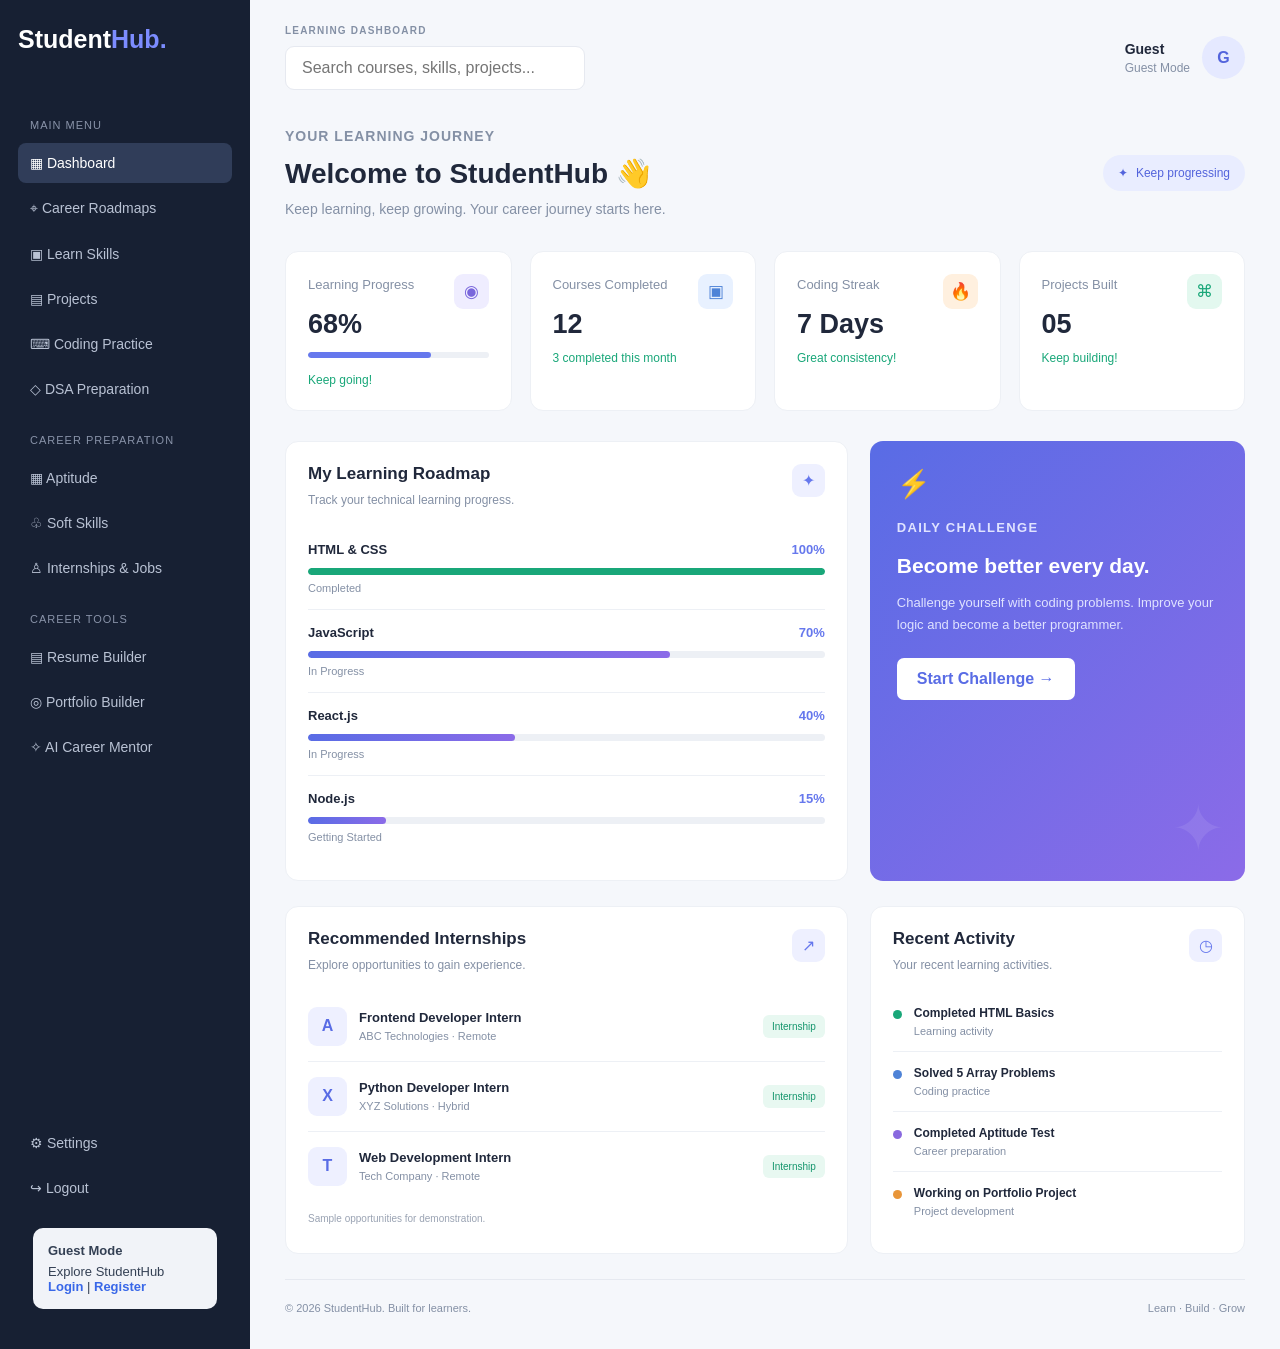
<file: index.html>
<!DOCTYPE html>
<html lang="en">
<head>
    <meta charset="UTF-8">
    <meta name="viewport" content="width=device-width, initial-scale=1.0">

    <title>StudentHub | Learning Dashboard</title>

    <meta name="description" content="StudentHub - Your personal learning and career development platform.">

    <link rel="stylesheet" href="style.css">
</head>

<body>

<div class="dashboard">

    <!-- SIDEBAR -->
    <aside class="sidebar">

        <div class="logo">
            Student<span>Hub.</span>
        </div>

        <nav class="sidebar-nav">

            <p class="menu-title">MAIN MENU</p>

            <a href="#" class="nav-link active">▦ Dashboard</a>
            <a href="#" class="nav-link">⌖ Career Roadmaps</a>
            <a href="#" class="nav-link">▣ Learn Skills</a>
            <a href="#" class="nav-link">▤ Projects</a>
            <a href="#" class="nav-link">⌨ Coding Practice</a>
            <a href="#" class="nav-link">◇ DSA Preparation</a>

            <p class="menu-title">CAREER PREPARATION</p>

            <a href="#" class="nav-link">▦ Aptitude</a>
            <a href="#" class="nav-link">♧ Soft Skills</a>
            <a href="#" class="nav-link">♙ Internships & Jobs</a>

            <p class="menu-title">CAREER TOOLS</p>

            <a href="#" class="nav-link">▤ Resume Builder</a>
            <a href="#" class="nav-link">◎ Portfolio Builder</a>
            <a href="#career-mentor" class="nav-link">✧ AI Career Mentor</a>

        </nav>

        <div class="sidebar-bottom">

            <a href="#" class="nav-link">⚙ Settings</a>
            <a href="#" class="nav-link">↪ Logout</a>

        </div>

    </aside>


    <!-- MAIN CONTENT -->
    <main class="main">

        <!-- TOPBAR -->
        <header class="topbar">

            <div class="topbar-left">

                <p class="topbar-label">LEARNING DASHBOARD</p>

                <input
                    class="search"
                    type="search"
                    placeholder="Search courses, skills, projects..."
                    aria-label="Search dashboard"
                >

            </div>

            <div class="profile">

                <div class="profile-info">
                    <strong id="topbar-user-name">Guest</strong>
                    <p id="topbar-account-type">Guest Mode</p>
                </div>

                <div class="avatar" id="topbar-avatar">G</div>

            </div>

        </header>


        <!-- WELCOME -->
        <section class="welcome">

            <div>
                <p class="welcome-label">YOUR LEARNING JOURNEY</p>

                <h1 id="welcome-heading">Welcome to StudentHub 👋</h1>

                <p>
                    Keep learning, keep growing.
                    Your career journey starts here.
                </p>
            </div>

            <div class="welcome-badge">
                <span>✦</span>
                Keep progressing
            </div>

        </section>


        <!-- STATISTICS -->
        <section class="stats">

            <div class="card stat-card">

                <div class="stat-top">
                    <p class="card-label">Learning Progress</p>
                    <span class="stat-icon purple">◉</span>
                </div>

                <h2>68%</h2>

                <div class="mini-progress">
                    <div style="width:68%"></div>
                </div>

                <small>Keep going!</small>

            </div>


            <div class="card stat-card">

                <div class="stat-top">
                    <p class="card-label">Courses Completed</p>
                    <span class="stat-icon blue">▣</span>
                </div>

                <h2>12</h2>

                <small>3 completed this month</small>

            </div>


            <div class="card stat-card">

                <div class="stat-top">
                    <p class="card-label">Coding Streak</p>
                    <span class="stat-icon orange">🔥</span>
                </div>

                <h2>7 Days</h2>

                <small>Great consistency!</small>

            </div>


            <div class="card stat-card">

                <div class="stat-top">
                    <p class="card-label">Projects Built</p>
                    <span class="stat-icon green">⌘</span>
                </div>

                <h2>05</h2>

                <small>Keep building!</small>

            </div>

        </section>


        <!-- MAIN CONTENT GRID -->
        <section class="content-grid">

            <!-- LEARNING ROADMAP -->
            <div class="card roadmap-card">

                <div class="section-heading">

                    <div>
                        <h3 class="section-title">
                            My Learning Roadmap
                        </h3>

                        <p class="section-description">
                            Track your technical learning progress.
                        </p>
                    </div>

                    <span class="section-icon">✦</span>

                </div>


                <div class="roadmap-item">

                    <div class="roadmap-top">
                        <strong>HTML & CSS</strong>
                        <span>100%</span>
                    </div>

                    <div class="progress">
                        <div class="progress-bar completed" style="width:100%"></div>
                    </div>

                    <small class="roadmap-status">Completed</small>

                </div>


                <div class="roadmap-item">

                    <div class="roadmap-top">
                        <strong>JavaScript</strong>
                        <span>70%</span>
                    </div>

                    <div class="progress">
                        <div class="progress-bar" style="width:70%"></div>
                    </div>

                    <small class="roadmap-status">In Progress</small>

                </div>


                <div class="roadmap-item">

                    <div class="roadmap-top">
                        <strong>React.js</strong>
                        <span>40%</span>
                    </div>

                    <div class="progress">
                        <div class="progress-bar" style="width:40%"></div>
                    </div>

                    <small class="roadmap-status">In Progress</small>

                </div>


                <div class="roadmap-item">

                    <div class="roadmap-top">
                        <strong>Node.js</strong>
                        <span>15%</span>
                    </div>

                    <div class="progress">
                        <div class="progress-bar" style="width:15%"></div>
                    </div>

                    <small class="roadmap-status">Getting Started</small>

                </div>

            </div>


            <!-- DAILY CHALLENGE -->
            <div class="challenge">

                <div class="challenge-icon">⚡</div>

                <p class="challenge-label">DAILY CHALLENGE</p>

                <h3>Become better every day.</h3>

                <p>
                    Challenge yourself with coding problems.
                    Improve your logic and become a better programmer.
                </p>

                <button type="button">
                    Start Challenge →
                </button>

                <div class="challenge-decoration">✦</div>

            </div>

        </section>


        <!-- SECOND CONTENT GRID -->
        <section class="content-grid secondary-grid">

            <!-- INTERNSHIPS -->
            <div class="card">

                <div class="section-heading">

                    <div>
                        <h3 class="section-title">
                            Recommended Internships
                        </h3>

                        <p class="section-description">
                            Explore opportunities to gain experience.
                        </p>
                    </div>

                    <span class="section-icon">↗</span>

                </div>


                <div class="opportunity">

                    <div class="company-icon">A</div>

                    <div class="opportunity-info">
                        <h4>Frontend Developer Intern</h4>
                        <p>ABC Technologies · Remote</p>
                    </div>

                    <span class="tag">Internship</span>

                </div>


                <div class="opportunity">

                    <div class="company-icon">X</div>

                    <div class="opportunity-info">
                        <h4>Python Developer Intern</h4>
                        <p>XYZ Solutions · Hybrid</p>
                    </div>

                    <span class="tag">Internship</span>

                </div>


                <div class="opportunity">

                    <div class="company-icon">T</div>

                    <div class="opportunity-info">
                        <h4>Web Development Intern</h4>
                        <p>Tech Company · Remote</p>
                    </div>

                    <span class="tag">Internship</span>

                </div>

                <p class="demo-note">
                    Sample opportunities for demonstration.
                </p>

            </div>


            <!-- RECENT ACTIVITY -->
            <div class="card">

                <div class="section-heading">

                    <div>
                        <h3 class="section-title">
                            Recent Activity
                        </h3>

                        <p class="section-description">
                            Your recent learning activities.
                        </p>
                    </div>

                    <span class="section-icon">◷</span>

                </div>


                <div class="activity">
                    <span class="activity-dot green-dot"></span>
                    <div>
                        <strong>Completed HTML Basics</strong>
                        <p>Learning activity</p>
                    </div>
                </div>


                <div class="activity">
                    <span class="activity-dot blue-dot"></span>
                    <div>
                        <strong>Solved 5 Array Problems</strong>
                        <p>Coding practice</p>
                    </div>
                </div>


                <div class="activity">
                    <span class="activity-dot purple-dot"></span>
                    <div>
                        <strong>Completed Aptitude Test</strong>
                        <p>Career preparation</p>
                    </div>
                </div>


                <div class="activity">
                    <span class="activity-dot orange-dot"></span>
                    <div>
                        <strong>Working on Portfolio Project</strong>
                        <p>Project development</p>
                    </div>
                </div>

            </div>

        </section>


        <!-- FOOTER -->
        <footer class="footer">

            <p>© 2026 StudentHub. Built for learners.</p>

            <p>Learn · Build · Grow</p>

        </footer>

    </main>

</div>


<script src="javascript.js"></script>

</body>
</html>
</file>
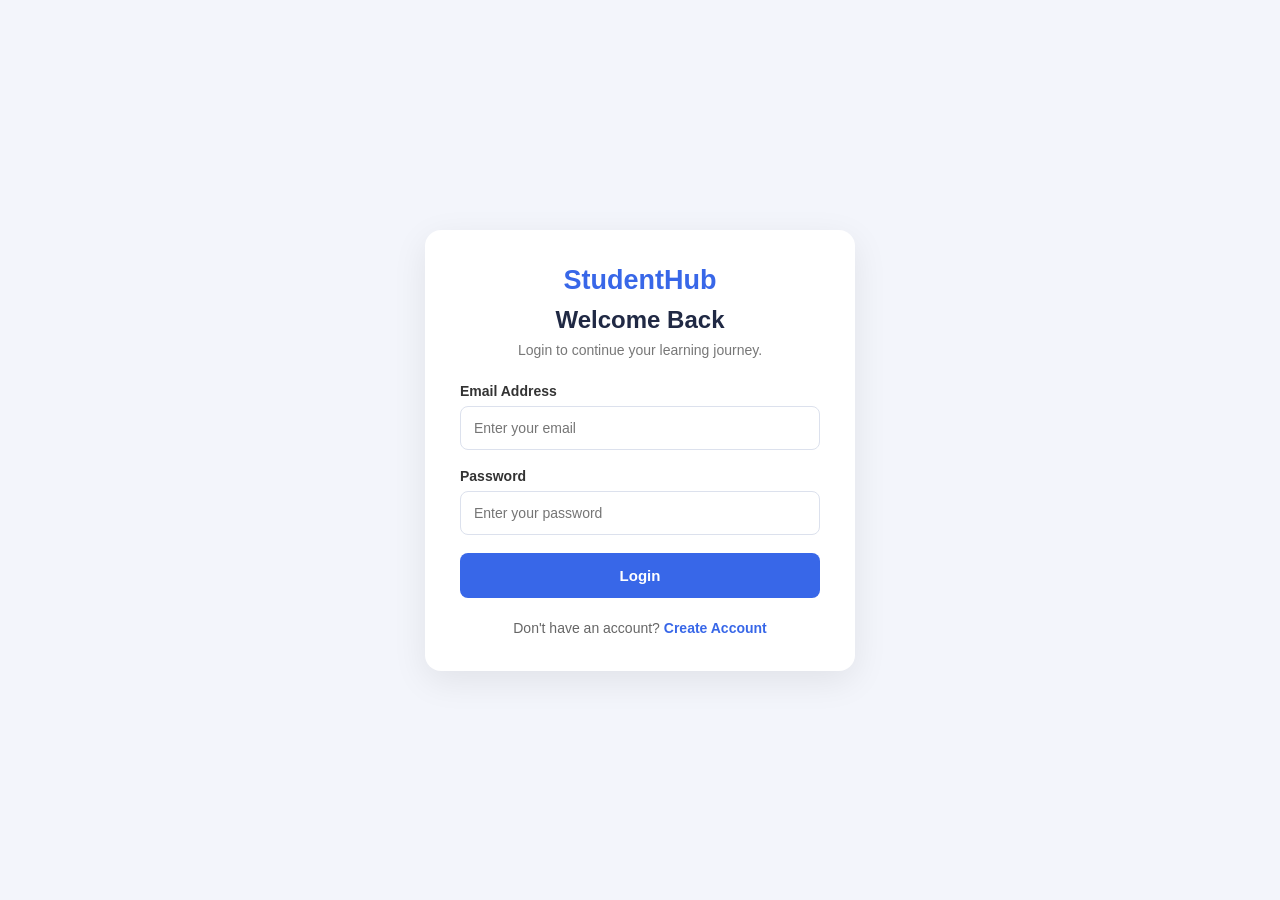
<file: login.html>
<!DOCTYPE html>
<html lang="en">
<head>
    <meta charset="UTF-8">
    <meta name="viewport" content="width=device-width, initial-scale=1.0">
    <title>Login | StudentHub</title>

    <style>
        * {
            margin: 0;
            padding: 0;
            box-sizing: border-box;
            font-family: Arial, sans-serif;
        }

        body {
            min-height: 100vh;
            display: flex;
            justify-content: center;
            align-items: center;
            background: #f3f5fb;
            padding: 20px;
        }

        .login-container {
            width: 100%;
            max-width: 430px;
            background: white;
            padding: 35px;
            border-radius: 16px;
            box-shadow: 0 10px 35px rgba(0, 0, 0, 0.08);
        }

        .logo {
            color: #3867e8;
            font-size: 27px;
            font-weight: bold;
            text-align: center;
            margin-bottom: 10px;
        }

        h2 {
            text-align: center;
            color: #202944;
            margin-bottom: 8px;
        }

        .subtitle {
            text-align: center;
            color: #777;
            font-size: 14px;
            margin-bottom: 25px;
        }

        label {
            display: block;
            color: #333;
            font-size: 14px;
            font-weight: bold;
            margin-bottom: 7px;
        }

        input {
            width: 100%;
            padding: 13px;
            border: 1px solid #dce1ed;
            border-radius: 8px;
            margin-bottom: 18px;
            outline: none;
            font-size: 14px;
        }

        input:focus {
            border-color: #3867e8;
        }

        button {
            width: 100%;
            padding: 14px;
            background: #3867e8;
            color: white;
            border: none;
            border-radius: 8px;
            font-size: 15px;
            font-weight: bold;
            cursor: pointer;
        }

        button:hover {
            background: #2854d2;
        }

        button:disabled {
            opacity: 0.6;
            cursor: not-allowed;
        }

        #message {
            margin-top: 15px;
            text-align: center;
            font-size: 14px;
        }

        .register-link {
            text-align: center;
            margin-top: 22px;
            color: #666;
            font-size: 14px;
        }

        .register-link a {
            color: #3867e8;
            text-decoration: none;
            font-weight: bold;
        }
    </style>
</head>

<body>

    <div class="login-container">

        <div class="logo">StudentHub</div>

        <h2>Welcome Back</h2>

        <p class="subtitle">
            Login to continue your learning journey.
        </p>

        <form id="login-form">

            <label for="email">Email Address</label>
            <input
                type="email"
                id="email"
                placeholder="Enter your email"
                autocomplete="email"
                required
            >

            <label for="password">Password</label>
            <input
                type="password"
                id="password"
                placeholder="Enter your password"
                autocomplete="current-password"
                required
            >

            <button type="submit" id="login-button">
                Login
            </button>

            <p id="message" role="status" aria-live="polite"></p>

        </form>

        <p class="register-link">
            Don't have an account?
            <a href="register.html">Create Account</a>
        </p>

    </div>

    <script>
        const API_BASE = "https://studenthub-api-ucq9.onrender.com";

        const form = document.getElementById("login-form");
        const message = document.getElementById("message");
        const button = document.getElementById("login-button");

        form.addEventListener("submit", async function(event) {
            event.preventDefault();

            const email = document.getElementById("email").value.trim();
            const password = document.getElementById("password").value;

            button.disabled = true;
            button.textContent = "Logging in...";
            message.textContent = "";

            try {
                const response = await fetch(
                    `${API_BASE}/api/login`,
                    {
                        method: "POST",
                        credentials: "include",
                        headers: {
                            "Content-Type": "application/json"
                        },
                        body: JSON.stringify({
                            email: email,
                            password: password
                        })
                    }
                );

                const data = await response.json();

                if (!response.ok) {
                    throw new Error(data.error || "Login failed.");
                }

                message.style.color = "green";
                message.textContent =
                    "Login successful! Opening StudentHub...";

                setTimeout(function() {
                    window.location.href = "index.html";
                }, 1000);

            } catch (error) {
                console.error("Login error:", error);

                message.style.color = "red";
                message.textContent =
                    error.message === "Failed to fetch"
                    ? "Cannot connect to StudentHub server. Please try again."
                    : error.message;

            } finally {
                button.disabled = false;
                button.textContent = "Login";
            }
        });
    </script>

</body>
</html>
</file>
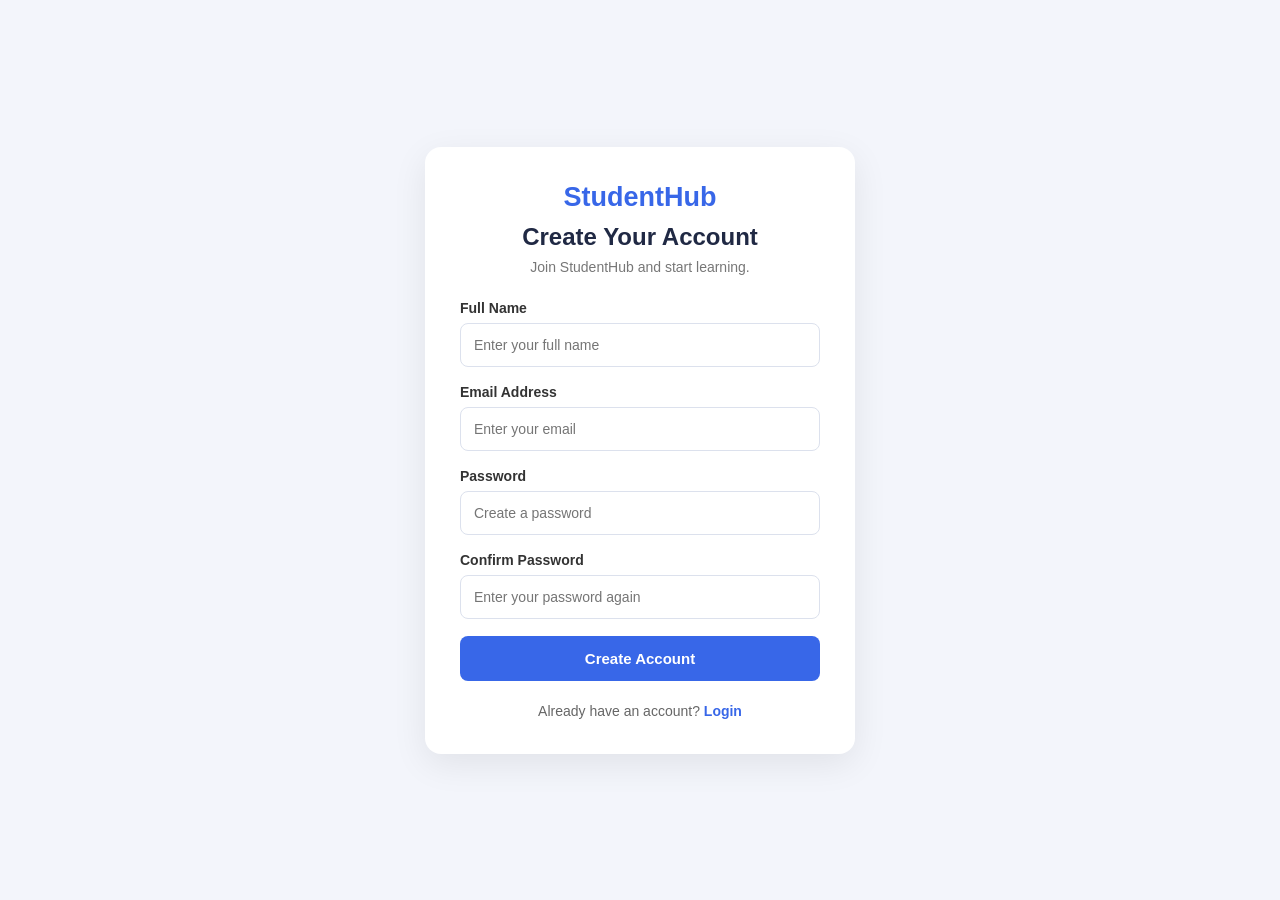
<file: register.html>
<!DOCTYPE html>
<html lang="en">
<head>
    <meta charset="UTF-8">
    <meta name="viewport" content="width=device-width, initial-scale=1.0">
    <title>Create Account | StudentHub</title>

    <style>
        * {
            margin: 0;
            padding: 0;
            box-sizing: border-box;
            font-family: Arial, sans-serif;
        }

        body {
            min-height: 100vh;
            display: flex;
            justify-content: center;
            align-items: center;
            background: #f3f5fb;
            padding: 20px;
        }

        .register-container {
            width: 100%;
            max-width: 430px;
            background: white;
            padding: 35px;
            border-radius: 16px;
            box-shadow: 0 10px 35px rgba(0, 0, 0, 0.08);
        }

        .logo {
            color: #3867e8;
            font-size: 27px;
            font-weight: bold;
            text-align: center;
            margin-bottom: 10px;
        }

        h2 {
            text-align: center;
            color: #202944;
            margin-bottom: 8px;
        }

        .subtitle {
            text-align: center;
            color: #777;
            font-size: 14px;
            margin-bottom: 25px;
        }

        label {
            display: block;
            color: #333;
            font-size: 14px;
            font-weight: bold;
            margin-bottom: 7px;
        }

        input {
            width: 100%;
            padding: 13px;
            border: 1px solid #dce1ed;
            border-radius: 8px;
            margin-bottom: 17px;
            outline: none;
            font-size: 14px;
        }

        input:focus {
            border-color: #3867e8;
        }

        button {
            width: 100%;
            padding: 14px;
            background: #3867e8;
            color: white;
            border: none;
            border-radius: 8px;
            font-size: 15px;
            font-weight: bold;
            cursor: pointer;
        }

        button:hover {
            background: #2854d2;
        }

        button:disabled {
            opacity: 0.6;
            cursor: not-allowed;
        }

        #message {
            margin-top: 15px;
            text-align: center;
            font-size: 14px;
            line-height: 1.6;
        }

        #message a {
            color: #3867e8;
            font-weight: bold;
        }

        .login-link {
            text-align: center;
            margin-top: 22px;
            color: #666;
            font-size: 14px;
        }

        .login-link a {
            color: #3867e8;
            text-decoration: none;
            font-weight: bold;
        }
    </style>
</head>

<body>

    <div class="register-container">

        <div class="logo">StudentHub</div>

        <h2>Create Your Account</h2>

        <p class="subtitle">
            Join StudentHub and start learning.
        </p>

        <form id="register-form">

            <label for="full-name">Full Name</label>
            <input
                type="text"
                id="full-name"
                placeholder="Enter your full name"
                maxlength="80"
                autocomplete="name"
                required
            >

            <label for="email">Email Address</label>
            <input
                type="email"
                id="email"
                placeholder="Enter your email"
                autocomplete="email"
                required
            >

            <label for="password">Password</label>
            <input
                type="password"
                id="password"
                placeholder="Create a password"
                minlength="8"
                maxlength="128"
                autocomplete="new-password"
                required
            >

            <label for="confirm-password">Confirm Password</label>
            <input
                type="password"
                id="confirm-password"
                placeholder="Enter your password again"
                minlength="8"
                maxlength="128"
                autocomplete="new-password"
                required
            >

            <button type="submit" id="register-button">
                Create Account
            </button>

            <p id="message" role="status" aria-live="polite"></p>

        </form>

        <p class="login-link">
            Already have an account?
            <a href="login.html">Login</a>
        </p>

    </div>

    <script>
        const API_BASE = "https://studenthub-api-ucq9.onrender.com";

        const form = document.getElementById("register-form");
        const message = document.getElementById("message");
        const button = document.getElementById("register-button");

        form.addEventListener("submit", async function(event) {

            event.preventDefault();

            const fullName = document.getElementById("full-name").value.trim();
            const email = document.getElementById("email").value.trim();
            const password = document.getElementById("password").value;
            const confirmPassword = document.getElementById("confirm-password").value;

            message.textContent = "";

            if (password !== confirmPassword) {
                message.style.color = "red";
                message.textContent = "Passwords do not match.";
                return;
            }

            button.disabled = true;
            button.textContent = "Creating account...";

            try {

                const response = await fetch(
                    `${API_BASE}/api/register`,
                    {
                        method: "POST",
                        credentials: "include",
                        headers: {
                            "Content-Type": "application/json"
                        },
                        body: JSON.stringify({
                            full_name: fullName,
                            email: email,
                            password: password
                        })
                    }
                );

                const data = await response.json();

                if (response.status === 409) {
                    message.style.color = "red";
                    message.innerHTML =
                        'This email is already registered. <a href="login.html">Login here</a>.';
                    return;
                }

                if (!response.ok) {
                    throw new Error(data.error || "Registration failed.");
                }

                message.style.color = "green";
                message.textContent =
                    "Account created successfully! Redirecting to login...";

                form.reset();

                setTimeout(function() {
                    window.location.href = "login.html";
                }, 1500);

            } catch (error) {

                console.error("Registration error:", error);

                message.style.color = "red";

                message.textContent =
                    error.message === "Failed to fetch"
                    ? "Cannot connect to StudentHub server. Please try again."
                    : error.message;

            } finally {

                button.disabled = false;
                button.textContent = "Create Account";

            }
        });
    </script>

</body>
</html>
</file>
<file: style.css>
/* =================================
   GLOBAL SETTINGS
================================= */

* {
    margin: 0;
    padding: 0;
    box-sizing: border-box;
    font-family: 'Segoe UI', sans-serif;
}

html {
    scroll-behavior: smooth;
}

body {
    background: #f5f7fb;
    color: #20283b;
    min-width: 320px;
}

button,
input {
    font: inherit;
}

button {
    cursor: pointer;
}


/* =================================
   MAIN LAYOUT
================================= */

.dashboard {
    display: flex;
    min-height: 100vh;
}


/* =================================
   SIDEBAR
================================= */

.sidebar {
    width: 250px;
    min-height: 100vh;
    background: #172033;
    color: white;
    padding: 25px 18px;
    flex-shrink: 0;
    display: flex;
    flex-direction: column;
}

.logo {
    font-size: 25px;
    font-weight: 700;
    margin-bottom: 40px;
}

.logo span {
    color: #7c8cff;
}

.sidebar-nav {
    flex: 1;
}

.menu-title {
    color: #8993a9;
    font-size: 11px;
    margin: 25px 12px 12px;
    letter-spacing: 1px;
}

.nav-link {
    display: block;
    text-decoration: none;
    color: #b9c2d4;
    padding: 12px;
    margin-bottom: 5px;
    border-radius: 8px;
    font-size: 14px;
    transition: 0.25s;
}

.nav-link:hover,
.nav-link.active {
    background: #303d59;
    color: white;
}

.nav-link:hover {
    transform: translateX(3px);
}

.sidebar-bottom {
    margin-top: auto;
    padding-top: 30px;
}


/* =================================
   MAIN CONTENT
================================= */

.main {
    flex: 1;
    min-width: 0;
    padding: 25px 35px;
}


/* =================================
   TOPBAR
================================= */

.topbar {
    display: flex;
    justify-content: space-between;
    align-items: center;
    gap: 20px;
    margin-bottom: 35px;
}

.topbar-left {
    flex: 1;
}

.topbar-label {
    color: #8490a5;
    font-size: 10px;
    letter-spacing: 1.2px;
    font-weight: 700;
    margin-bottom: 10px;
}

.search {
    background: white;
    border: 1px solid #e6e9f0;
    padding: 12px 16px;
    border-radius: 9px;
    width: 300px;
    max-width: 100%;
    outline: none;
    transition: 0.25s;
}

.search:focus {
    border-color: #6678ed;
    box-shadow: 0 0 0 3px #6678ed20;
}

.profile {
    display: flex;
    align-items: center;
    gap: 12px;
}

.profile-info strong {
    font-size: 14px;
}

.profile-info p {
    font-size: 12px;
    color: #8490a5;
    margin-top: 3px;
}

.avatar {
    width: 43px;
    height: 43px;
    display: flex;
    align-items: center;
    justify-content: center;
    background: #e5e9ff;
    color: #5364dc;
    border-radius: 50%;
    font-weight: bold;
}


/* =================================
   WELCOME SECTION
================================= */

.welcome {
    display: flex;
    justify-content: space-between;
    align-items: center;
    gap: 20px;
    margin-bottom: 30px;
}

.welcome-label {
    color: #6678ed;
    font-size: 11px;
    font-weight: 700;
    letter-spacing: 1px;
    margin-bottom: 10px;
}

.welcome h1 {
    font-size: 28px;
    margin-bottom: 8px;
}

.welcome p {
    color: #8490a5;
    font-size: 14px;
    line-height: 1.6;
}

.welcome-badge {
    background: #e9edff;
    color: #5364dc;
    padding: 11px 15px;
    border-radius: 25px;
    font-size: 12px;
    white-space: nowrap;
}

.welcome-badge span {
    margin-right: 5px;
}


/* =================================
   STATISTICS CARDS
================================= */

.stats {
    display: grid;
    grid-template-columns: repeat(4, minmax(0, 1fr));
    gap: 18px;
    margin-bottom: 30px;
}

.card {
    background: white;
    padding: 22px;
    border-radius: 13px;
    border: 1px solid #edf0f5;
    min-width: 0;
    transition: 0.25s;
}

.card:hover {
    transform: translateY(-3px);
    box-shadow: 0 8px 25px #20283b0d;
}

.stat-top {
    display: flex;
    justify-content: space-between;
    align-items: center;
    gap: 10px;
}

.card-label {
    color: #8490a5;
    font-size: 13px;
    margin-bottom: 14px;
}

.card h2 {
    font-size: 27px;
    margin-bottom: 8px;
}

.card small {
    color: #19a779;
    font-size: 12px;
}

.stat-icon {
    width: 35px;
    height: 35px;
    display: flex;
    align-items: center;
    justify-content: center;
    border-radius: 9px;
    font-size: 17px;
}

.purple {
    background: #efedff;
    color: #7966dc;
}

.blue {
    background: #e8f1ff;
    color: #4e83d7;
}

.orange {
    background: #fff0df;
    color: #e89539;
}

.green {
    background: #e3f8ef;
    color: #19a779;
}

.mini-progress {
    height: 6px;
    background: #edf0f5;
    border-radius: 20px;
    overflow: hidden;
    margin: 12px 0;
}

.mini-progress div {
    height: 100%;
    background: #6678ed;
    border-radius: 20px;
}


/* =================================
   CONTENT GRID
================================= */

.content-grid {
    display: grid;
    grid-template-columns: minmax(0, 1.5fr) minmax(0, 1fr);
    gap: 22px;
    margin-bottom: 25px;
}

.section-heading {
    display: flex;
    justify-content: space-between;
    align-items: flex-start;
    gap: 12px;
    margin-bottom: 18px;
}

.section-title {
    font-size: 17px;
    margin-bottom: 7px;
}

.section-description {
    color: #8490a5;
    font-size: 12px;
    line-height: 1.5;
}

.section-icon {
    color: #6678ed;
    background: #eef0ff;
    width: 33px;
    height: 33px;
    display: flex;
    justify-content: center;
    align-items: center;
    border-radius: 9px;
}


/* =================================
   ROADMAP
================================= */

.roadmap-item {
    padding: 15px 0;
    border-bottom: 1px solid #edf0f5;
}

.roadmap-item:last-child {
    border: none;
}

.roadmap-top {
    display: flex;
    justify-content: space-between;
    gap: 10px;
    font-size: 13px;
    margin-bottom: 11px;
}

.roadmap-top span {
    color: #6678ed;
    font-weight: 600;
}

.progress {
    height: 7px;
    background: #edf0f5;
    border-radius: 20px;
    overflow: hidden;
}

.progress-bar {
    height: 100%;
    background: linear-gradient(90deg, #596ce5, #8b6be8);
    border-radius: 20px;
}

.progress-bar.completed {
    background: #19a779;
}

.roadmap-status {
    display: block;
    color: #8490a5 !important;
    margin-top: 7px;
    font-size: 11px !important;
}


/* =================================
   DAILY CHALLENGE
================================= */

.challenge {
    position: relative;
    overflow: hidden;
    background: linear-gradient(135deg, #596ce5, #8b6be8);
    color: white;
    border-radius: 13px;
    padding: 27px;
}

.challenge-icon {
    font-size: 27px;
    margin-bottom: 17px;
}

.challenge-label {
    font-size: 10px;
    letter-spacing: 1.3px;
    font-weight: 700;
    color: #e0e3ff;
    margin-bottom: 12px;
}

.challenge h3 {
    font-size: 21px;
    margin-bottom: 12px;
    line-height: 1.4;
}

.challenge p {
    font-size: 13px;
    color: #e0e3ff;
    line-height: 1.7;
}

.challenge button {
    margin-top: 22px;
    padding: 12px 20px;
    background: white;
    color: #596ce5;
    border: none;
    border-radius: 7px;
    font-weight: bold;
    transition: 0.25s;
}

.challenge button:hover {
    background: #f0f1ff;
    transform: translateY(-2px);
}

.challenge-decoration {
    position: absolute;
    right: 20px;
    bottom: 15px;
    font-size: 65px;
    color: #ffffff18;
}


/* =================================
   INTERNSHIPS
================================= */

.opportunity {
    display: flex;
    align-items: center;
    gap: 12px;
    padding: 15px 0;
    border-bottom: 1px solid #edf0f5;
}

.opportunity:last-of-type {
    border: none;
}

.company-icon {
    width: 39px;
    height: 39px;
    flex-shrink: 0;
    display: flex;
    align-items: center;
    justify-content: center;
    background: #eef0ff;
    color: #596ce5;
    border-radius: 9px;
    font-weight: bold;
}

.opportunity-info {
    flex: 1;
    min-width: 0;
}

.opportunity h4 {
    font-size: 13px;
    margin-bottom: 5px;
}

.opportunity p {
    color: #8490a5;
    font-size: 11px;
}

.tag {
    background: #e8f8f1;
    color: #15966d;
    padding: 6px 9px;
    border-radius: 6px;
    font-size: 10px;
    white-space: nowrap;
}

.demo-note {
    color: #9aa3b3;
    font-size: 10px;
    margin-top: 12px;
}


/* =================================
   RECENT ACTIVITY
================================= */

.activity {
    display: flex;
    align-items: flex-start;
    gap: 12px;
    padding: 14px 0;
    border-bottom: 1px solid #edf0f5;
}

.activity:last-child {
    border: none;
}

.activity strong {
    display: block;
    font-size: 12px;
    font-weight: 600;
    margin-bottom: 5px;
}

.activity p {
    font-size: 11px;
    color: #8490a5;
}

.activity-dot {
    width: 9px;
    height: 9px;
    border-radius: 50%;
    margin-top: 4px;
    flex-shrink: 0;
}

.green-dot {
    background: #19a779;
}

.blue-dot {
    background: #4e83d7;
}

.purple-dot {
    background: #8969df;
}

.orange-dot {
    background: #e89539;
}


/* =================================
   FOOTER
================================= */

.footer {
    display: flex;
    justify-content: space-between;
    gap: 15px;
    padding: 22px 0 10px;
    border-top: 1px solid #e6e9f0;
    color: #8490a5;
    font-size: 11px;
}


/* =================================
   AI MENTOR COMPATIBILITY
================================= */

#chat-messages {
    display: flex;
    flex-direction: column;
    gap: 12px;
    margin: 20px 0;
}

.mentor-message {
    background: #f0f2ff;
    color: #303d59;
    padding: 14px;
    border-radius: 10px;
    line-height: 1.6;
    overflow-wrap: anywhere;
}

#mentor-form {
    display: flex;
    gap: 10px;
}

#mentor-input {
    flex: 1;
    min-width: 0;
    padding: 12px 15px;
    border: 1px solid #e6e9f0;
    border-radius: 9px;
    outline: none;
}

#mentor-input:focus {
    border-color: #6678ed;
}

#mentor-send {
    padding: 12px 20px;
    background: #596ce5;
    color: white;
    border: none;
    border-radius: 9px;
}

#mentor-send:hover {
    background: #4558d0;
}


/* =================================
   TABLET
================================= */

@media (max-width: 1100px) {

    .sidebar {
        width: 220px;
    }

    .main {
        padding: 25px;
    }

    .stats {
        grid-template-columns: repeat(2, minmax(0, 1fr));
    }

    .content-grid {
        grid-template-columns: 1fr;
    }

}


/* =================================
   MOBILE
================================= */

@media (max-width: 650px) {

    .dashboard {
        flex-direction: column;
    }

    .sidebar {
        width: 100%;
        min-height: auto;
        padding: 15px;
    }

    .logo {
        margin-bottom: 15px;
    }

    .sidebar-nav {
        display: flex;
        overflow-x: auto;
        gap: 5px;
        padding-bottom: 8px;
        scrollbar-width: thin;
    }

    .menu-title,
    .sidebar-bottom {
        display: none;
    }

    .nav-link {
        white-space: nowrap;
        flex-shrink: 0;
        margin-bottom: 0;
        padding: 10px;
    }

    .main {
        padding: 20px 15px;
    }

    .topbar {
        align-items: stretch;
        flex-direction: column;
        margin-bottom: 25px;
    }

    .search {
        width: 100%;
    }

    .profile {
        justify-content: flex-end;
    }

    .welcome {
        align-items: flex-start;
        flex-direction: column;
    }

    .welcome h1 {
        font-size: 23px;
    }

    .welcome-badge {
        font-size: 11px;
    }

    .stats {
        grid-template-columns: repeat(2, minmax(0, 1fr));
        gap: 10px;
    }

    .card {
        padding: 16px;
    }

    .card h2 {
        font-size: 22px;
    }

    .content-grid {
        gap: 15px;
    }

    .challenge {
        padding: 22px;
    }

    .opportunity {
        flex-wrap: wrap;
    }

    .footer {
        flex-direction: column;
    }

}


/* =================================
   SMALL MOBILE
================================= */

@media (max-width: 380px) {

    .stats {
        grid-template-columns: 1fr;
    }

    #mentor-form {
        flex-direction: column;
    }

    #mentor-send {
        width: 100%;
    }

}


/* =================================
   ACCESSIBILITY
================================= */

button:focus-visible,
a:focus-visible,
input:focus-visible {
    outline: 2px solid #6678ed;
    outline-offset: 3px;
}
</file>
